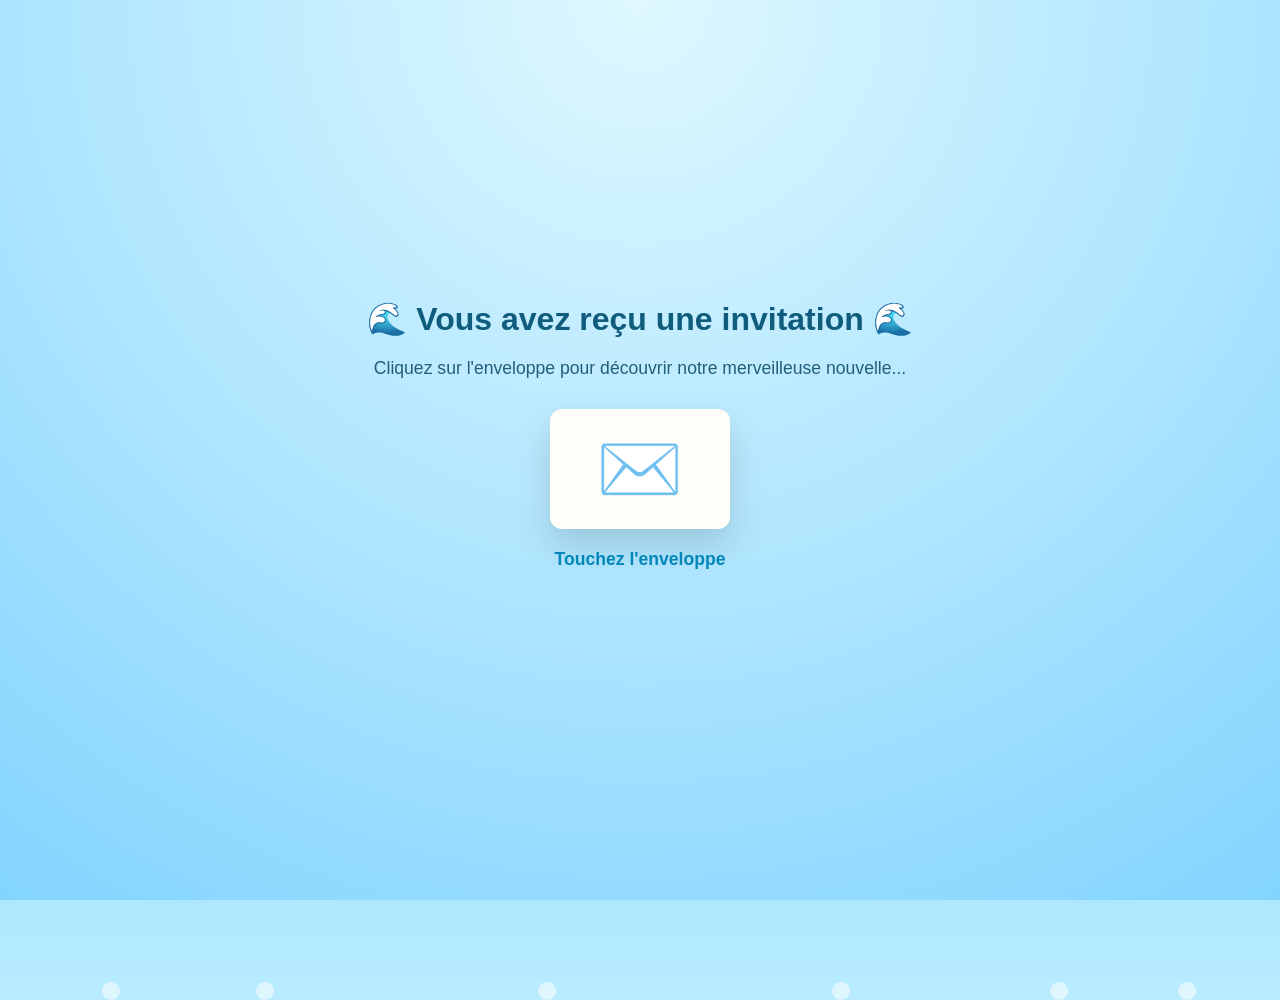
<file: index.html>
<!DOCTYPE html>
<html lang="fr">

<head>
    <meta charset="UTF-8">
    <meta name="viewport" content="width=device-width, initial-scale=1.0">
    <title>Baby Shower - Julia & Valdo</title>

    <link rel="stylesheet" href="css/style.css">
</head>

<body>

    <div class="ocean">

        <div class="bubbles">
            <span></span>
            <span></span>
            <span></span>
            <span></span>
            <span></span>
            <span></span>
        </div>

        <div class="welcome">

            <h1>🌊 Vous avez reçu une invitation 🌊</h1>

            <p>
                Cliquez sur l'enveloppe pour découvrir notre merveilleuse nouvelle...
            </p>

            <div class="envelope" onclick="ouvrirInvitation()">

                ✉️

            </div>

            <p class="click">
                Touchez l'enveloppe
            </p>

        </div>

    </div>

    <script src="js/envelope.js"></script>

</body>

</html>
</file>
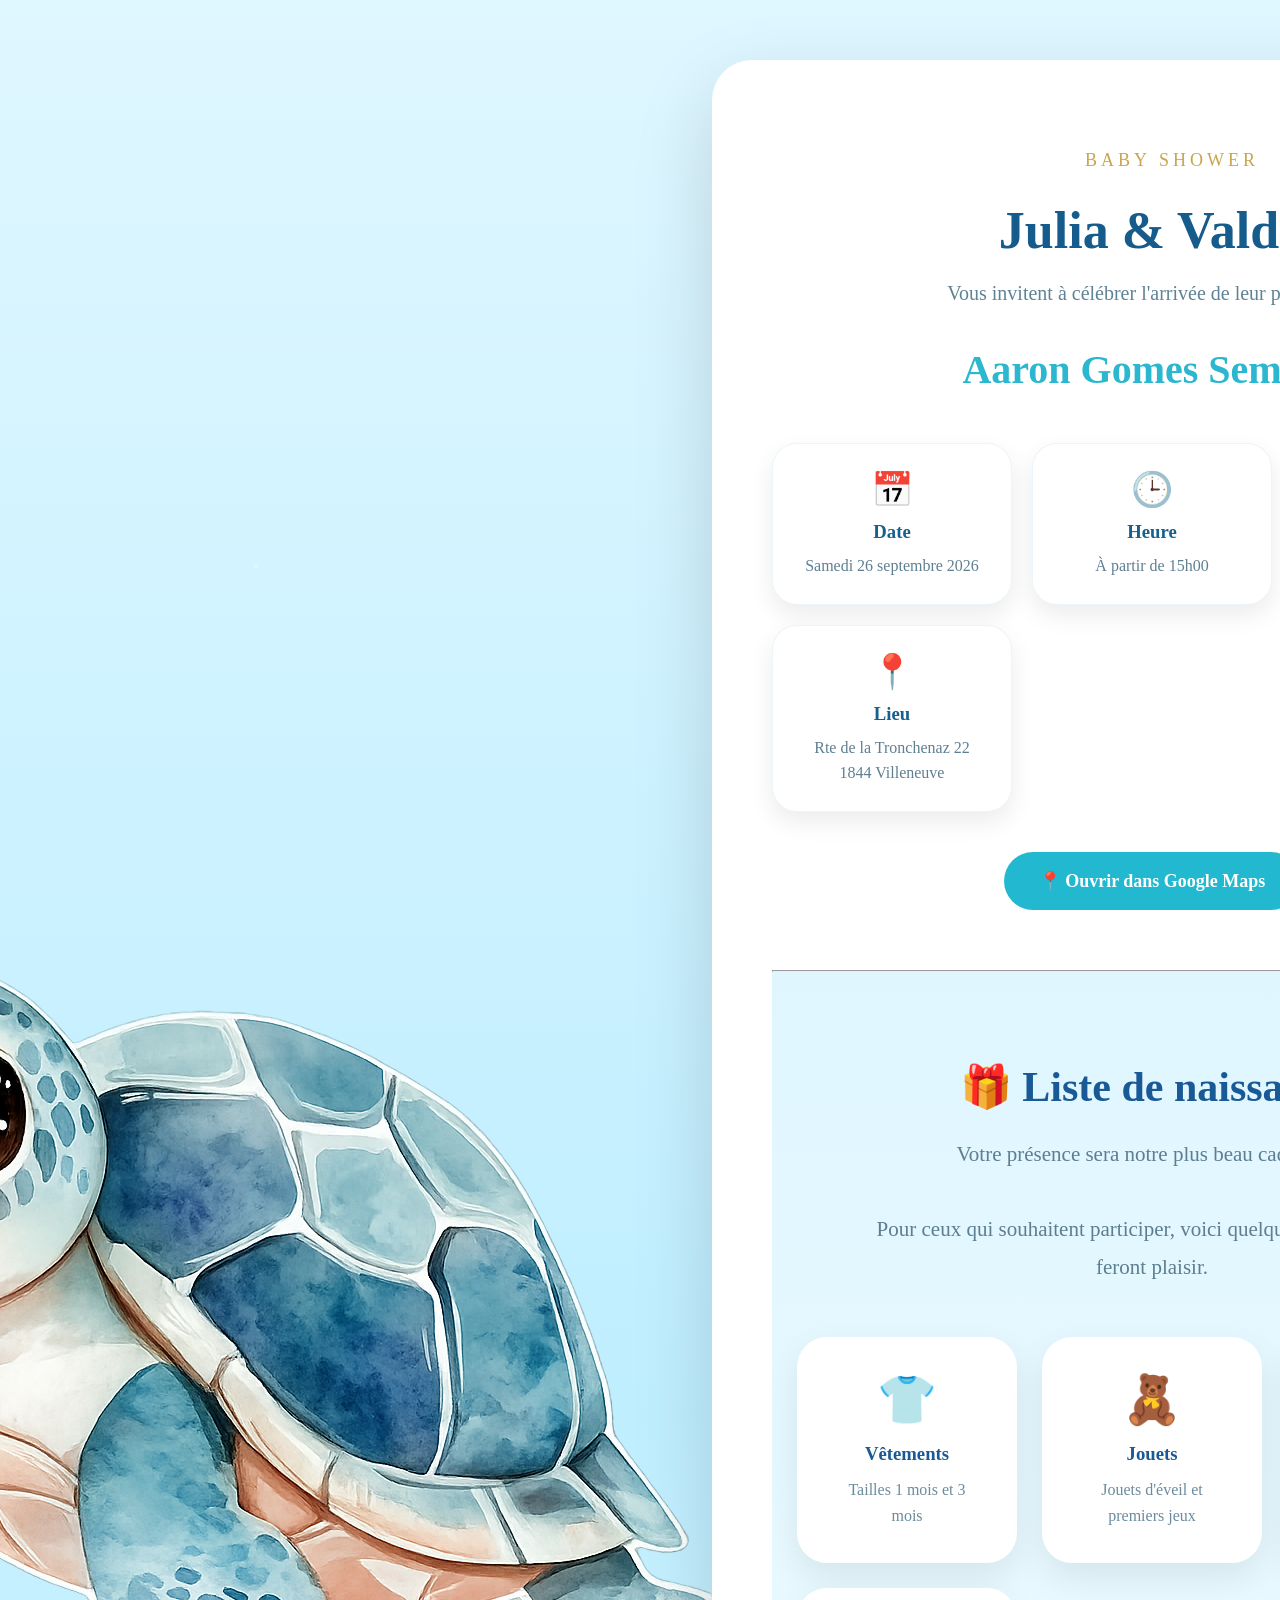
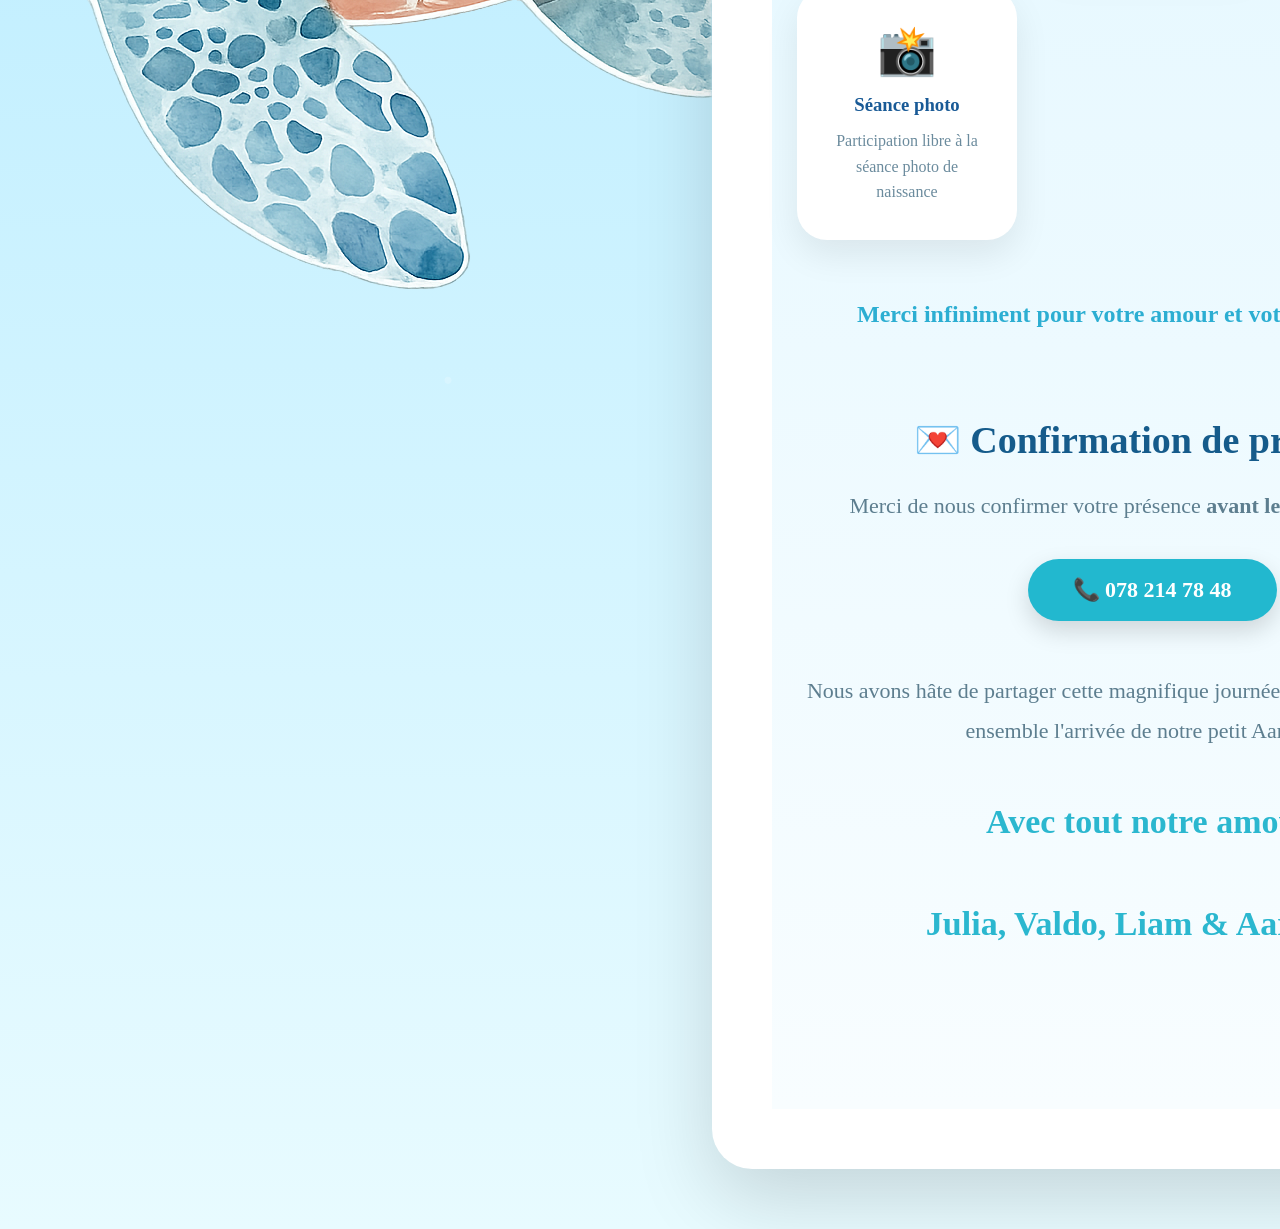
<file: invitation.html>
<!DOCTYPE html>
<html lang="fr">

<head>
    <meta charset="UTF-8">
    <meta name="viewport" content="width=device-width, initial-scale=1.0">
    <title>Baby Shower - Aaron</title>

    <link rel="stylesheet" href="css/invitation.css">
</head>

<body>

<div class="background">
    <img class="turtle" src="assets/images/turtle.png" alt="Tortue">

    <main class="card">

     <header class="hero">

    <p class="overline">Baby Shower</p>

    <h1>Julia & Valdo</h1>

    <p class="subtitle">
        Vous invitent à célébrer l'arrivée de leur petit trésor
    </p>

    <h2 class="baby-name"> Aaron Gomes Semedo </h2>


</header>

       <section class="info-cards">

    <div class="info-card">
        <div class="icon">📅</div>
        <h3>Date</h3>
        <p>Samedi 26 septembre 2026</p>
    </div>

    <div class="info-card">
        <div class="icon">🕒</div>
        <h3>Heure</h3>
        <p>À partir de 15h00</p>
    </div>

    <div class="info-card">
        <div class="icon">📍</div>
        <h3>Lieu</h3>
        <p>Rte de la Tronchenaz 22<br>1844 Villeneuve</p>
    </div>

</section>

<div class="maps-button">
    <a href="https://maps.google.com/?q=Route+de+la+Tronchenaz+22,+1844+Villeneuve"
       target="_blank">
        📍 Ouvrir dans Google Maps
    </a>
</div>

<hr class="separator">

<section class="gift-section">

    <h2>🎁 Liste de naissance</h2>

    <p class="gift-intro">
        Votre présence sera notre plus beau cadeau ❤️<br><br>
        Pour ceux qui souhaitent participer, voici quelques idées qui nous feront plaisir.
    </p>

    <div class="gift-grid">

        <div class="gift-card">
            <div class="gift-icon">👕</div>
            <h3>Vêtements</h3>
            <p>Tailles 1 mois et 3 mois</p>
        </div>

        <div class="gift-card">
            <div class="gift-icon">🧸</div>
            <h3>Jouets</h3>
            <p>Jouets d'éveil et premiers jeux</p>
        </div>

        <div class="gift-card">
            <div class="gift-icon">🍼</div>
            <h3>Couches</h3>
            <p>Tailles 1 et 2</p>
        </div>

        <div class="gift-card">
            <div class="gift-icon">📸</div>
            <h3>Séance photo</h3>
            <p>Participation libre à la séance photo de naissance</p>
        </div>

    </div>

    <p class="thanks">
        Merci infiniment pour votre amour et votre générosité 💙
    </p>
<section class="rsvp-section">

    <h2>💌 Confirmation de présence</h2>

    <p class="rsvp-text">
        Merci de nous confirmer votre présence
        <strong>avant le 1 septembre 2026</strong>.
    </p>

    <a class="rsvp-button" href="tel:+41782147848">
        📞 078 214 78 48
    </a>

    <p class="closing">
        Nous avons hâte de partager cette magnifique journée avec vous
        et de célébrer ensemble l'arrivée de notre petit Aaron 💙
    </p>

    <h3 class="signature">
        Avec tout notre amour,<br><br>
        Julia, Valdo, Liam & Aaron 🐢
    </h3>

</section>

</main>

</div>

</body>
</html>
</file>
<file: css/style.css>
*{
    margin:0;
    padding:0;
    box-sizing:border-box;
}

body{
    font-family: "Trebuchet MS", sans-serif;
    overflow:hidden;
    background:linear-gradient(to bottom,#aee8ff,#dff8ff,#f7fdff);
}

.ocean{
    width:100%;
    height:100vh;
    display:flex;
    justify-content:center;
    align-items:center;
    position:relative;
    background:
    radial-gradient(circle at top,#dff8ff 0%,#a9e3ff 60%,#82d4ff 100%);
}

.welcome{
    text-align:center;
    z-index:10;
    padding:20px;
}

h1{
    color:#0f5c7d;
    font-size:2rem;
    margin-bottom:20px;
}

p{
    color:#215f7a;
    font-size:1.1rem;
    margin-bottom:30px;
}

.envelope{
    width:180px;
    height:120px;
    background:#fffdf8;
    border-radius:12px;
    margin:auto;
    display:flex;
    justify-content:center;
    align-items:center;
    font-size:70px;
    cursor:pointer;
    transition:.35s;
    box-shadow:0 15px 35px rgba(0,0,0,.15);
}

.envelope:hover{
    transform:scale(1.08);
}

.click{
    margin-top:20px;
    color:#0087b8;
    font-weight:bold;
}

.bubbles span{
    position:absolute;
    bottom:-100px;
    width:18px;
    height:18px;
    background:rgba(255,255,255,.55);
    border-radius:50%;
    animation:float 12s linear infinite;
}

.bubbles span:nth-child(1){left:8%;animation-duration:10s;}
.bubbles span:nth-child(2){left:20%;animation-duration:14s;}
.bubbles span:nth-child(3){left:42%;animation-duration:9s;}
.bubbles span:nth-child(4){left:65%;animation-duration:13s;}
.bubbles span:nth-child(5){left:82%;animation-duration:11s;}
.bubbles span:nth-child(6){left:92%;animation-duration:15s;}

@keyframes float{
    from{
        transform:translateY(0);
        opacity:0;
    }
    20%{
        opacity:1;
    }
    to{
        transform:translateY(-120vh);
        opacity:0;
    }
}
</file>
<file: css/invitation.css>
/* ---------- RESET ---------- */

*{
margin:0;
padding:0;
box-sizing:border-box;
}

html{
scroll-behavior:smooth;
}

body{

background:linear-gradient(180deg,#dff7ff,#bfeeff,#e8fbff);

font-family:Georgia, serif;

overflow-x:hidden;

}

/* ---------- FOND ---------- */

.background{

min-height:100vh;

padding:60px 20px;

display:flex;

justify-content:center;

align-items:center;

position:relative;

}

/* ---------- BULLES ---------- */

.background::before{

content:"";

position:absolute;

inset:0;

background-image:

radial-gradient(circle at 20% 20%,rgba(255,255,255,.45) 2px,transparent 3px),

radial-gradient(circle at 70% 40%,rgba(255,255,255,.35) 4px,transparent 5px),

radial-gradient(circle at 35% 70%,rgba(255,255,255,.30) 3px,transparent 4px);

animation:bulles 20s linear infinite;

opacity:.7;

}

@keyframes bulles{

from{

transform:translateY(0);

}

to{

transform:translateY(-120px);

}

}

/* ---------- CARTE ---------- */

.card{

background:white;

max-width:900px;

width:100%;

border-radius:40px;

padding:60px;

box-shadow:0 30px 80px rgba(0,0,0,.15);

position:relative;

z-index:2;

}

/* ---------- TITRES ---------- */

h1{

font-size:60px;

color:#bc8b30;

text-align:center;

margin-bottom:15px;

}

h2{

font-size:48px;

text-align:center;

color:#124f8d;

}

.subtitle{

text-align:center;

margin:20px 0;

font-size:24px;

color:#4f9db7;

}

.baby{

text-align:center;

margin:40px 0;

}

.baby h3{

font-size:46px;

color:#23b4cb;

}

/* ---------- INFOS ---------- */

.infos{

display:grid;

grid-template-columns:repeat(3,1fr);

gap:30px;

margin-top:50px;

}

.infos div{

background:#f5fcff;

padding:30px;

border-radius:25px;

text-align:center;

box-shadow:0 8px 20px rgba(0,0,0,.05);

transition:.3s;

}

.infos div:hover{

transform:translateY(-8px);

}

.infos h4{

margin:15px 0;

color:#145a82;

}

.infos p{

color:#507b91;

line-height:1.5;

}

/* ---------- MOBILE ---------- */

@media(max-width:768px){

.card{

padding:35px;

}

h1{

font-size:42px;

}

h2{

font-size:34px;

}

.baby h3{

font-size:32px;

}

.infos{

grid-template-columns:1fr;

}
/* ---------- TORTUE ---------- */

.turtle{
    position:absolute;
    top:55px;
    left:20px;
    width:120px;
    z-index:5;
    animation:floatTurtle 5s ease-in-out infinite;
}

@keyframes floatTurtle{
    0%{
        transform:translateY(0px) rotate(-3deg);
    }

    50%{
        transform:translateY(-10px) rotate(3deg);
    }

    100%{
        transform:translateY(0px) rotate(-3deg);
    }
}
}
/* ---------- HERO ---------- */

.hero{
    text-align:center;
    margin-bottom:50px;
    padding-top:30px;
}

.overline{
    color:#c9a54c;
    letter-spacing:4px;
    text-transform:uppercase;
    font-size:18px;
    margin-bottom:30px;
    padding-left: 40px;
}

.hero h1{
    color:#155b8b;
    font-size:52px;
    margin-bottom:15px;
}

.subtitle{
    max-width:520px;
    margin:0 auto;
    color:#5e8396;
    line-height:1.8;
    font-size:20px;
}

.baby-name{
    margin-top:35px;
    color:#2bb7cf;
    font-size:40px;
}
/* ---------- CARTES INFOS ---------- */

.info-cards{
    display:grid;
    grid-template-columns:repeat(auto-fit,minmax(220px,1fr));
    gap:20px;
    margin:60px auto 40px;
    max-width:500px;
}

.info-card{
    background:#f8fdff;
    border-radius:30px;
    border:1px solid rgba(120,190,220,.15);
    padding:30px 20px;
    text-align:center;
    box-shadow:0 12px 25px rgba(0,0,0,.08);
    transition:.3s;
}

.info-card:hover{
    transform:translateY(-6px);
}

.icon{
    font-size:36px;
    margin-bottom:15px;
}

.info-card h3{
    color:#155b8b;
    margin-bottom:10px;
}

.info-card p{
    color:#5d7e8f;
    line-height:1.6;
}
/* ---------- CARTES ---------- */

.info-cards{
    display:grid;
    grid-template-columns:repeat(auto-fit,minmax(220px,1fr));
    gap:20px;
    margin:50px 0 30px;
}

.info-card{
    background:#ffffff;
    border-radius:25px;
    padding:25px;
    text-align:center;
    box-shadow:0 10px 25px rgba(0,0,0,.08);
    transition:.3s;
}

.info-card:hover{
    transform:translateY(-5px);
}

.icon{
    font-size:34px;
    margin-bottom:12px;
}

.info-card h3{
    color:#15608d;
    margin-bottom:10px;
}

.info-card p{
    color:#5f7f91;
    line-height:1.6;
}

.maps-button{
    text-align:center;
    margin-top:40px;
    margin-bottom:60px;
}

.maps-button a{
    display:inline-block;
    background:#22b8cf;
    color:white;
    text-decoration:none;
    padding:18px 35px;
    font-size:18px;
    border-radius:50px;
    font-weight:bold;
    transition:.3s;
}

.maps-button a:hover{
    background:#1599b0;
}
 /* ---------- LISTE DE NAISSANCE ---------- */

.gift-section{
    text-align:center;
    padding:90px 25px;
    background:linear-gradient(#dff6ff,#f8fdff);
}

.gift-section h2{
    color:#195a96;
    font-size:42px;
    margin-bottom:25px;
}

.gift-intro{
    max-width:600px;
    margin:0 auto 50px;
    color:#5d7e8f;
    font-size:21px;
    line-height:1.8;
}

.gift-grid{
    display:grid;
    grid-template-columns:repeat(auto-fit,minmax(220px,1fr));
    gap:25px;
    max-width:950px;
    margin:auto;
}

.gift-card{
    background:white;
    border-radius:30px;
    padding:35px;
    box-shadow:0 15px 35px rgba(0,0,0,.08);
    transition:.3s;
}

.gift-card:hover{
    transform:translateY(-8px);
}

.gift-icon{
    font-size:48px;
    margin-bottom:15px;
}

.gift-card h3{
    color:#195a96;
    margin-bottom:12px;
}

.gift-card p{
    color:#6b8b9d;
    line-height:1.6;
}

.thanks{
    margin-top:60px;
    color:#2caed2;
    font-size:24px;
    font-weight:bold;
}
/* ---------- RSVP ---------- */

.rsvp-section{
    text-align:center;
    max-width:700px;
    margin:90px auto 70px;
}

.rsvp-section h2{
    color:#155b8b;
    font-size:38px;
    margin-bottom:25px;
}

.rsvp-text{
    color:#5d7e8f;
    font-size:22px;
    line-height:1.7;
    margin-bottom:35px;
}

.rsvp-button{
    display:inline-block;
    background:#22b8cf;
    color:white;
    text-decoration:none;
    padding:18px 45px;
    border-radius:60px;
    font-size:22px;
    font-weight:bold;
    box-shadow:0 10px 25px rgba(0,0,0,.15);
    transition:.3s;
}

.rsvp-button:hover{
    transform:translateY(-4px);
    background:#1699b0;
}

.closing{
    margin-top:50px;
    color:#5d7e8f;
    font-size:22px;
    line-height:1.8;
}

.signature{
    margin-top:45px;
    color:#2bb7cf;
    font-size:34px;
    line-height:1.5;
}
</file>
